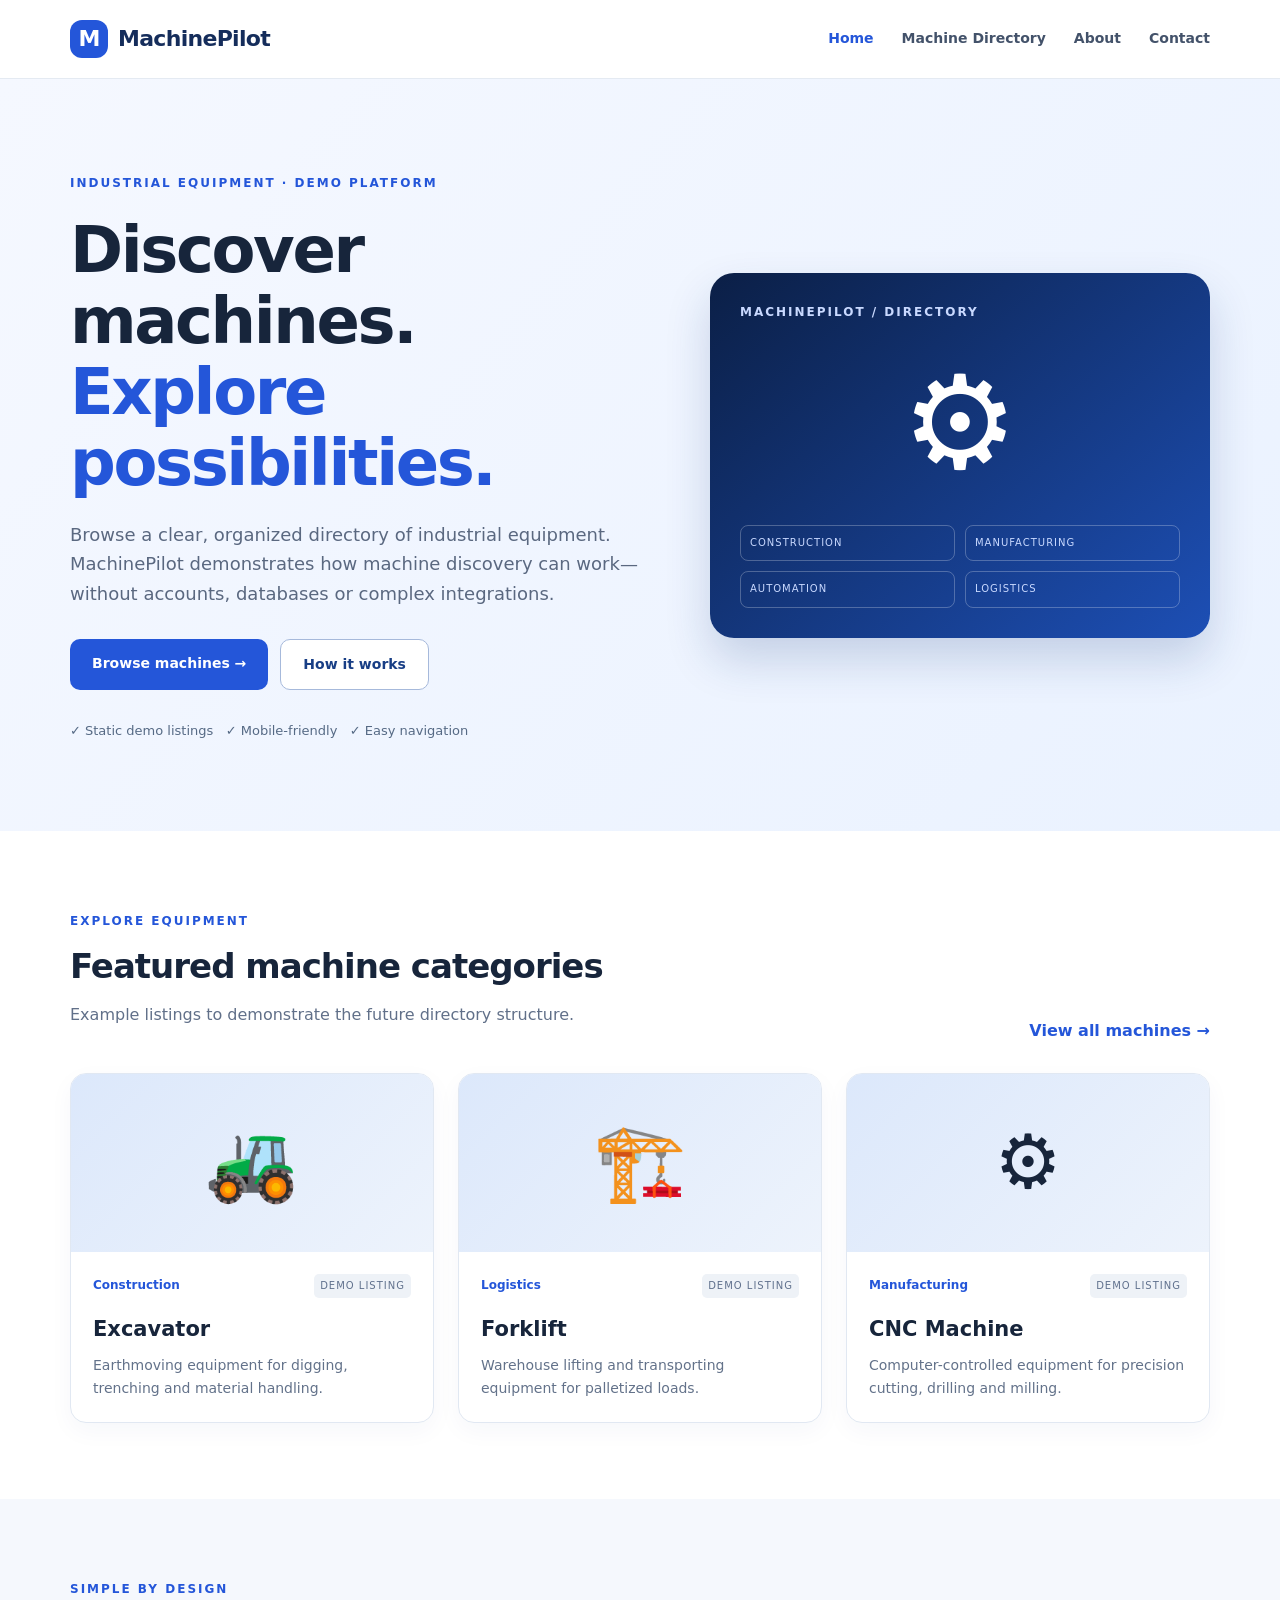
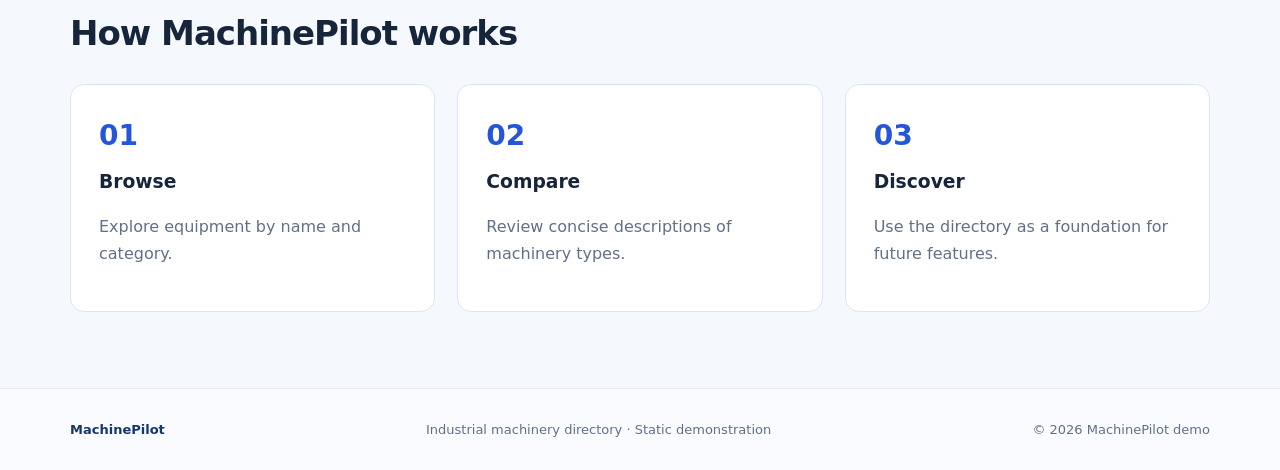
<file: index.html>
<!doctype html><html lang="en"><head><meta charset="utf-8"><meta name="viewport" content="width=device-width,initial-scale=1"><meta name="description" content="MachinePilot is a static demonstration of an industrial machinery directory."><title>Home | MachinePilot</title><link rel="stylesheet" href="styles.css"></head><body><a class="skip" href="#main">Skip to content</a><header class="site-header"><div class="wrap nav"><a class="brand" href="index.html"><span class="brand-mark">M</span> MachinePilot</a><button class="menu-button" aria-label="Toggle navigation" aria-expanded="false" aria-controls="nav-links">☰ Menu</button><nav id="nav-links" aria-label="Main navigation"><a href="index.html" aria-current="page">Home</a><a href="directory/" >Machine Directory</a><a href="about/" >About</a><a href="contact/" >Contact</a></nav></div></header><main id="main"><section class="hero"><div class="wrap hero-grid"><div><span class="eyebrow">INDUSTRIAL EQUIPMENT · DEMO PLATFORM</span><h1>Discover machines.<br><em>Explore possibilities.</em></h1><p>Browse a clear, organized directory of industrial equipment. MachinePilot demonstrates how machine discovery can work—without accounts, databases or complex integrations.</p><div class="actions"><a class="btn primary" href="directory/">Browse machines →</a><a class="btn secondary" href="about/">How it works</a></div><div class="hero-note">✓ Static demo listings &nbsp; ✓ Mobile-friendly &nbsp; ✓ Easy navigation</div></div><div class="hero-art"><div class="art-label">MACHINEPILOT / DIRECTORY</div><div class="art-icon">⚙</div><div class="art-grid"><span>CONSTRUCTION</span><span>MANUFACTURING</span><span>AUTOMATION</span><span>LOGISTICS</span></div></div></div></section><section class="section"><div class="wrap"><div class="section-head"><div><span class="eyebrow">EXPLORE EQUIPMENT</span><h2>Featured machine categories</h2><p>Example listings to demonstrate the future directory structure.</p></div><a class="text-link" href="directory/">View all machines →</a></div><div class="cards"><article class="machine-card"><div class="machine-visual" role="img" aria-label="Illustrative symbol for Excavator"><span>🚜</span></div><div class="machine-body"><div class="card-top"><span class="category">Construction</span><span class="demo">DEMO LISTING</span></div><h3>Excavator</h3><p>Earthmoving equipment for digging, trenching and material handling.</p></div></article><article class="machine-card"><div class="machine-visual" role="img" aria-label="Illustrative symbol for Forklift"><span>🏗️</span></div><div class="machine-body"><div class="card-top"><span class="category">Logistics</span><span class="demo">DEMO LISTING</span></div><h3>Forklift</h3><p>Warehouse lifting and transporting equipment for palletized loads.</p></div></article><article class="machine-card"><div class="machine-visual" role="img" aria-label="Illustrative symbol for CNC Machine"><span>⚙️</span></div><div class="machine-body"><div class="card-top"><span class="category">Manufacturing</span><span class="demo">DEMO LISTING</span></div><h3>CNC Machine</h3><p>Computer-controlled equipment for precision cutting, drilling and milling.</p></div></article></div></div></section><section class="section pale"><div class="wrap"><span class="eyebrow">SIMPLE BY DESIGN</span><h2>How MachinePilot works</h2><div class="steps"><div><b>01</b><h3>Browse</h3><p>Explore equipment by name and category.</p></div><div><b>02</b><h3>Compare</h3><p>Review concise descriptions of machinery types.</p></div><div><b>03</b><h3>Discover</h3><p>Use the directory as a foundation for future features.</p></div></div></div></section></main><footer><div class="wrap foot"><strong>MachinePilot</strong><span>Industrial machinery directory · Static demonstration</span><span>© 2026 MachinePilot demo</span></div></footer><script src="main.js" defer></script></body></html>
</file>
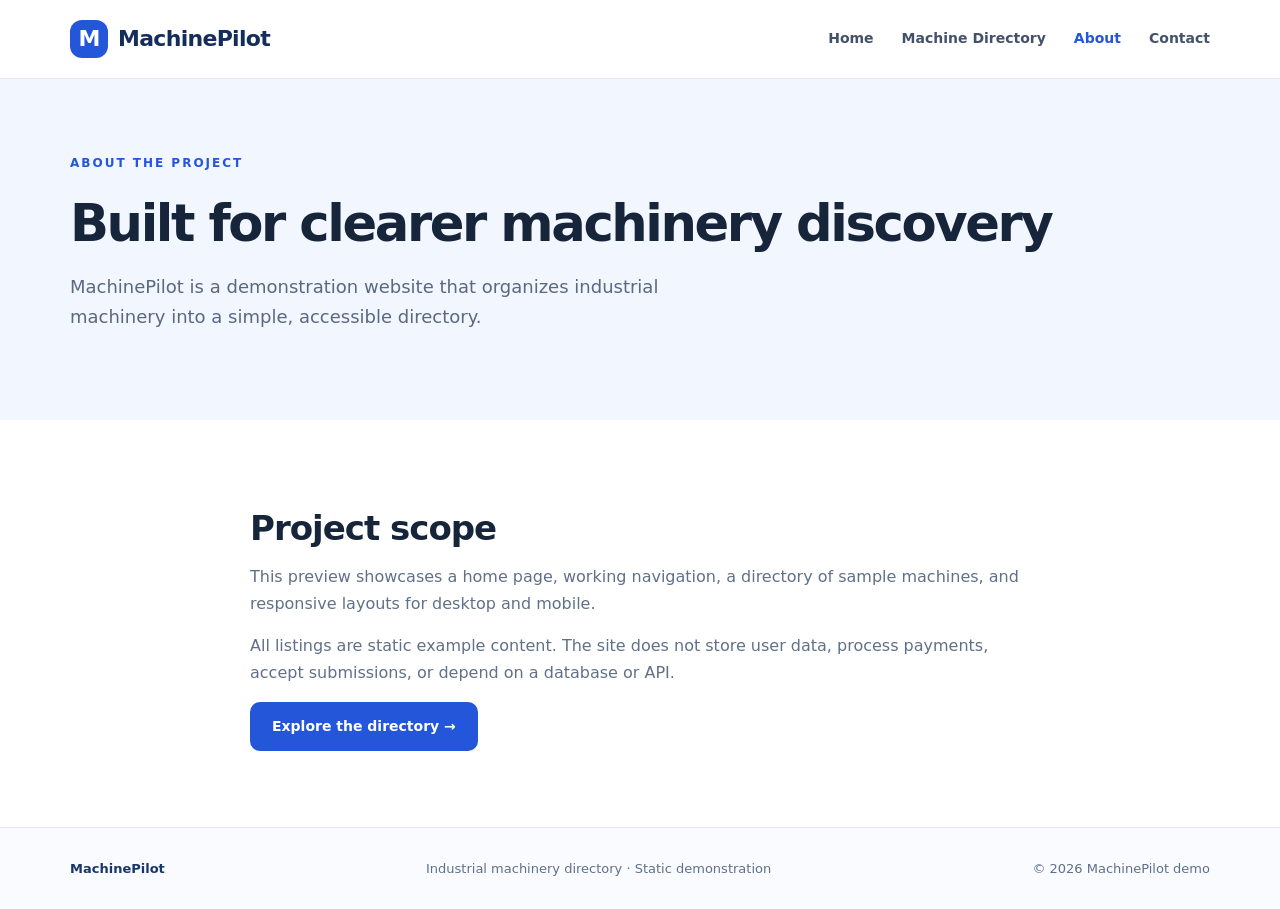
<file: about/index.html>
<!doctype html><html lang="en"><head><meta charset="utf-8"><meta name="viewport" content="width=device-width,initial-scale=1"><meta name="description" content="MachinePilot is a static demonstration of an industrial machinery directory."><title>About | MachinePilot</title><link rel="stylesheet" href="../styles.css"></head><body><a class="skip" href="#main">Skip to content</a><header class="site-header"><div class="wrap nav"><a class="brand" href="../index.html"><span class="brand-mark">M</span> MachinePilot</a><button class="menu-button" aria-label="Toggle navigation" aria-expanded="false" aria-controls="nav-links">☰ Menu</button><nav id="nav-links" aria-label="Main navigation"><a href="../index.html" >Home</a><a href="../directory/" >Machine Directory</a><a href="../about/" aria-current="page">About</a><a href="../contact/" >Contact</a></nav></div></header><main id="main"><section class="page-hero"><div class="wrap"><span class="eyebrow">ABOUT THE PROJECT</span><h1>Built for clearer machinery discovery</h1><p>MachinePilot is a demonstration website that organizes industrial machinery into a simple, accessible directory.</p></div></section><section class="section"><div class="wrap narrow"><h2>Project scope</h2><p>This preview showcases a home page, working navigation, a directory of sample machines, and responsive layouts for desktop and mobile.</p><p>All listings are static example content. The site does not store user data, process payments, accept submissions, or depend on a database or API.</p><a class="btn primary" href="../directory/">Explore the directory →</a></div></section></main><footer><div class="wrap foot"><strong>MachinePilot</strong><span>Industrial machinery directory · Static demonstration</span><span>© 2026 MachinePilot demo</span></div></footer><script src="../main.js" defer></script></body></html>
</file>
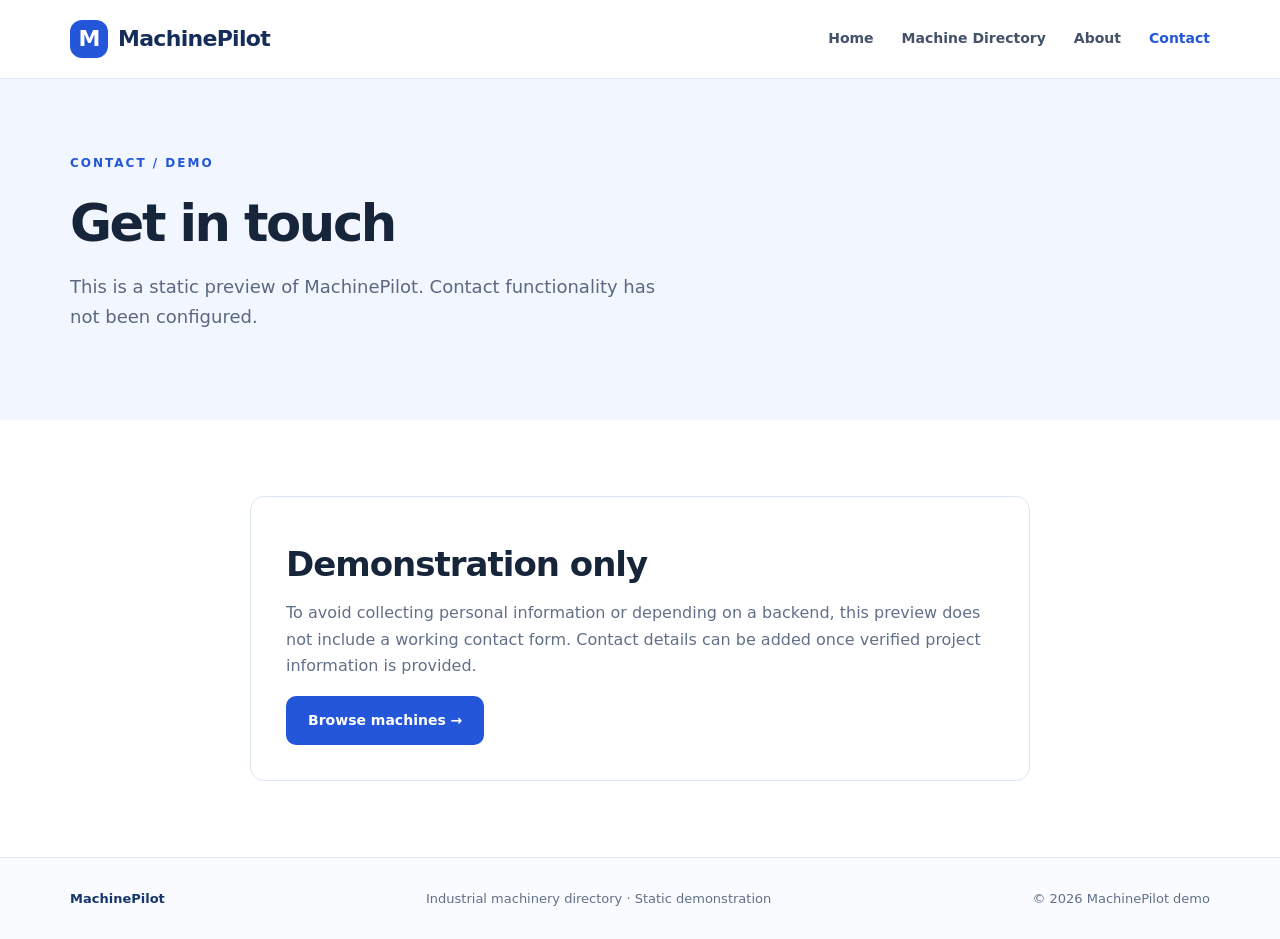
<file: contact/index.html>
<!doctype html><html lang="en"><head><meta charset="utf-8"><meta name="viewport" content="width=device-width,initial-scale=1"><meta name="description" content="MachinePilot is a static demonstration of an industrial machinery directory."><title>Contact | MachinePilot</title><link rel="stylesheet" href="../styles.css"></head><body><a class="skip" href="#main">Skip to content</a><header class="site-header"><div class="wrap nav"><a class="brand" href="../index.html"><span class="brand-mark">M</span> MachinePilot</a><button class="menu-button" aria-label="Toggle navigation" aria-expanded="false" aria-controls="nav-links">☰ Menu</button><nav id="nav-links" aria-label="Main navigation"><a href="../index.html" >Home</a><a href="../directory/" >Machine Directory</a><a href="../about/" >About</a><a href="../contact/" aria-current="page">Contact</a></nav></div></header><main id="main"><section class="page-hero"><div class="wrap"><span class="eyebrow">CONTACT / DEMO</span><h1>Get in touch</h1><p>This is a static preview of MachinePilot. Contact functionality has not been configured.</p></div></section><section class="section"><div class="wrap narrow"><div class="info-panel"><h2>Demonstration only</h2><p>To avoid collecting personal information or depending on a backend, this preview does not include a working contact form. Contact details can be added once verified project information is provided.</p><a class="btn primary" href="../directory/">Browse machines →</a></div></div></section></main><footer><div class="wrap foot"><strong>MachinePilot</strong><span>Industrial machinery directory · Static demonstration</span><span>© 2026 MachinePilot demo</span></div></footer><script src="../main.js" defer></script></body></html>
</file>
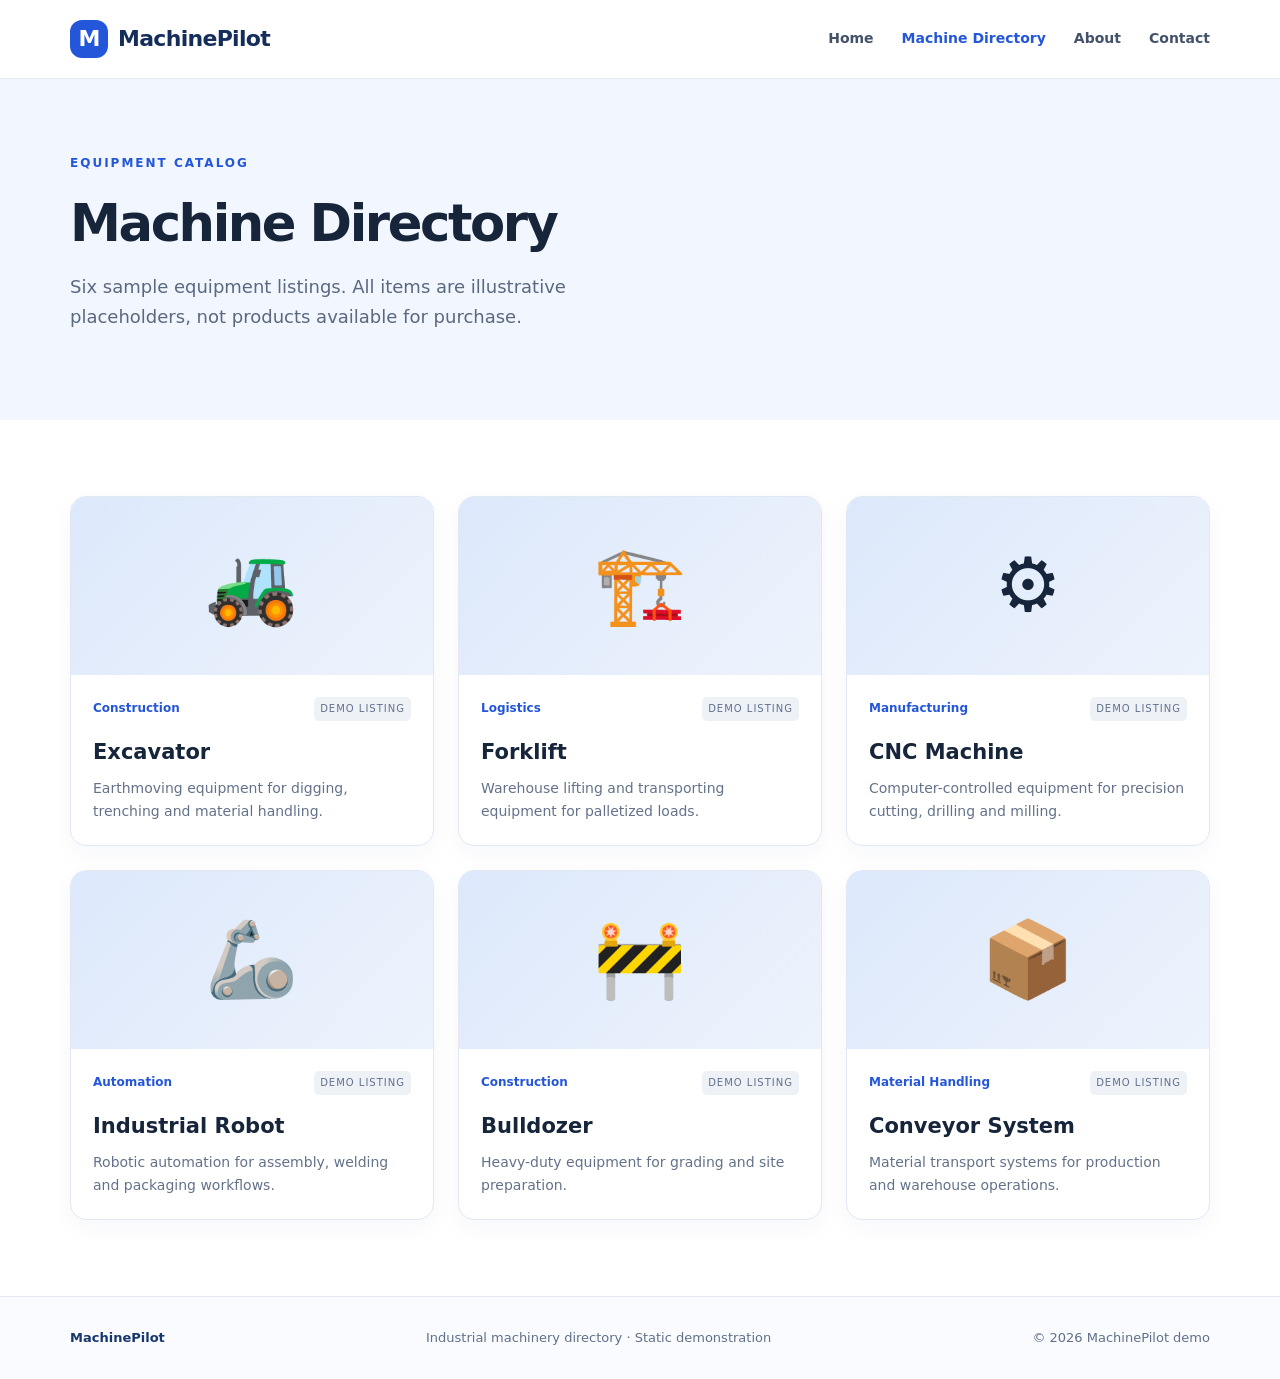
<file: directory/index.html>
<!doctype html><html lang="en"><head><meta charset="utf-8"><meta name="viewport" content="width=device-width,initial-scale=1"><meta name="description" content="MachinePilot is a static demonstration of an industrial machinery directory."><title>Machine Directory | MachinePilot</title><link rel="stylesheet" href="../styles.css"></head><body><a class="skip" href="#main">Skip to content</a><header class="site-header"><div class="wrap nav"><a class="brand" href="../index.html"><span class="brand-mark">M</span> MachinePilot</a><button class="menu-button" aria-label="Toggle navigation" aria-expanded="false" aria-controls="nav-links">☰ Menu</button><nav id="nav-links" aria-label="Main navigation"><a href="../index.html" >Home</a><a href="../directory/" aria-current="page">Machine Directory</a><a href="../about/" >About</a><a href="../contact/" >Contact</a></nav></div></header><main id="main"><section class="page-hero"><div class="wrap"><span class="eyebrow">EQUIPMENT CATALOG</span><h1>Machine Directory</h1><p>Six sample equipment listings. All items are illustrative placeholders, not products available for purchase.</p></div></section><section class="section"><div class="wrap"><div class="cards"><article class="machine-card"><div class="machine-visual" role="img" aria-label="Illustrative symbol for Excavator"><span>🚜</span></div><div class="machine-body"><div class="card-top"><span class="category">Construction</span><span class="demo">DEMO LISTING</span></div><h3>Excavator</h3><p>Earthmoving equipment for digging, trenching and material handling.</p></div></article><article class="machine-card"><div class="machine-visual" role="img" aria-label="Illustrative symbol for Forklift"><span>🏗️</span></div><div class="machine-body"><div class="card-top"><span class="category">Logistics</span><span class="demo">DEMO LISTING</span></div><h3>Forklift</h3><p>Warehouse lifting and transporting equipment for palletized loads.</p></div></article><article class="machine-card"><div class="machine-visual" role="img" aria-label="Illustrative symbol for CNC Machine"><span>⚙️</span></div><div class="machine-body"><div class="card-top"><span class="category">Manufacturing</span><span class="demo">DEMO LISTING</span></div><h3>CNC Machine</h3><p>Computer-controlled equipment for precision cutting, drilling and milling.</p></div></article><article class="machine-card"><div class="machine-visual" role="img" aria-label="Illustrative symbol for Industrial Robot"><span>🦾</span></div><div class="machine-body"><div class="card-top"><span class="category">Automation</span><span class="demo">DEMO LISTING</span></div><h3>Industrial Robot</h3><p>Robotic automation for assembly, welding and packaging workflows.</p></div></article><article class="machine-card"><div class="machine-visual" role="img" aria-label="Illustrative symbol for Bulldozer"><span>🚧</span></div><div class="machine-body"><div class="card-top"><span class="category">Construction</span><span class="demo">DEMO LISTING</span></div><h3>Bulldozer</h3><p>Heavy-duty equipment for grading and site preparation.</p></div></article><article class="machine-card"><div class="machine-visual" role="img" aria-label="Illustrative symbol for Conveyor System"><span>📦</span></div><div class="machine-body"><div class="card-top"><span class="category">Material Handling</span><span class="demo">DEMO LISTING</span></div><h3>Conveyor System</h3><p>Material transport systems for production and warehouse operations.</p></div></article></div></div></section></main><footer><div class="wrap foot"><strong>MachinePilot</strong><span>Industrial machinery directory · Static demonstration</span><span>© 2026 MachinePilot demo</span></div></footer><script src="../main.js" defer></script></body></html>
</file>
<file: styles.css>
*{box-sizing:border-box}html{scroll-behavior:smooth}body{margin:0;font:16px/1.65 system-ui,-apple-system,Segoe UI,sans-serif;color:#17253b;background:#fff}a{color:inherit}.wrap{width:min(1140px,calc(100% - 40px));margin:auto}.site-header{background:#fff;border-bottom:1px solid #e4eaf2;position:sticky;top:0;z-index:10}.nav{min-height:78px;display:flex;align-items:center;justify-content:space-between;gap:25px}.brand{font-size:22px;font-weight:850;letter-spacing:-.7px;text-decoration:none;color:#152d5b;display:flex;align-items:center;gap:10px}.brand-mark{display:inline-grid;place-items:center;width:38px;height:38px;background:#2456d9;border-radius:12px;color:#fff}.nav nav{display:flex;gap:28px;align-items:center}.nav nav a{text-decoration:none;font-weight:650;font-size:14px;color:#43526a}.nav nav a:hover,.nav nav a[aria-current]{color:#2456d9}.menu-button{display:none;border:1px solid #ccd8e9;background:#fff;border-radius:9px;padding:9px 12px;font-weight:700}.skip{position:absolute;left:-9999px}.skip:focus{left:10px;top:10px;background:white;padding:10px;z-index:20}.hero{background:linear-gradient(130deg,#f5f8ff 0%,#eaf2ff 100%);padding:90px 0}.hero-grid{display:grid;grid-template-columns:1.15fr 1fr;gap:65px;align-items:center}.eyebrow{color:#2456d9;letter-spacing:2px;font-size:12px;font-weight:800}.hero h1,.page-hero h1{font-size:clamp(38px,5vw,64px);line-height:1.11;letter-spacing:-2.4px;margin:20px 0}.hero h1 em{color:#2456d9;font-style:normal}.hero p,.page-hero p{font-size:18px;max-width:600px;color:#5a6880}.actions{display:flex;gap:12px;flex-wrap:wrap;margin:30px 0}.btn{display:inline-block;text-decoration:none;padding:13px 22px;border-radius:10px;font-weight:750;font-size:14px}.primary{background:#2456d9;color:white}.primary:hover{background:#143ba9}.secondary{border:1px solid #a6b9db;background:white;color:#183e85}.hero-note{font-size:13px;color:#566a85}.hero-art{background:linear-gradient(140deg,#0b1f46,#1d4fb5);min-height:365px;border-radius:24px;padding:30px;color:#c9d9ff;box-shadow:0 22px 45px #163c7c30;display:flex;flex-direction:column;justify-content:space-between}.art-label{font-size:12px;letter-spacing:2px;font-weight:800}.art-icon{font-size:130px;line-height:1;text-align:center;color:#fff}.art-grid{display:grid;grid-template-columns:1fr 1fr;gap:10px}.art-grid span{padding:9px;border:1px solid #ffffff40;border-radius:8px;font-size:10px;letter-spacing:1px}.section{padding:76px 0}.section-head{display:flex;align-items:end;justify-content:space-between;gap:20px;margin-bottom:28px}.section h2{font-size:34px;line-height:1.2;letter-spacing:-1px;margin:12px 0}.section-head p{color:#617089}.text-link{color:#2456d9;font-weight:700;text-decoration:none;white-space:nowrap}.cards{display:grid;grid-template-columns:repeat(3,minmax(0,1fr));gap:24px}.machine-card{border:1px solid #e1e8f2;border-radius:16px;overflow:hidden;background:#fff;box-shadow:0 8px 25px #183d7d0a}.machine-visual{height:178px;background:linear-gradient(135deg,#dce8fb,#edf3fc);display:grid;place-items:center}.machine-visual span{font-size:75px}.machine-body{padding:22px}.card-top{display:flex;justify-content:space-between;gap:8px;align-items:center;flex-wrap:wrap}.category{color:#2456d9;font-size:12px;font-weight:750}.demo{font-size:10px;letter-spacing:1px;color:#60718d;background:#eef2f7;border-radius:5px;padding:4px 6px}.machine-body h3{margin:14px 0 7px;font-size:21px}.machine-body p{color:#63728a;font-size:14px;margin:0}.pale{background:#f5f8fd}.steps{display:grid;grid-template-columns:repeat(3,1fr);gap:22px;margin-top:30px}.steps>div,.info-panel{border:1px solid #dce5f2;background:#fff;border-radius:14px;padding:28px}.steps b{color:#2456d9;font-size:28px}.steps h3{margin:8px 0}.steps p,.narrow p{color:#617089}.page-hero{padding:70px 0;background:#f1f6ff}.page-hero h1{font-size:clamp(35px,4vw,54px)}.narrow{max-width:780px}.info-panel{padding:35px}footer{border-top:1px solid #e3eaf3;background:#f9fbff;padding:30px 0;color:#617089;font-size:13px}.foot{display:flex;justify-content:space-between;gap:15px;flex-wrap:wrap}.foot strong{color:#17366c}@media(max-width:800px){.hero-grid{grid-template-columns:1fr;gap:30px}.hero{padding:60px 0}.cards{grid-template-columns:repeat(2,minmax(0,1fr))}.steps{grid-template-columns:1fr}.menu-button{display:block}.nav{flex-wrap:wrap;padding:14px 0;min-height:70px}.nav nav{display:none;flex-basis:100%;flex-direction:column;align-items:stretch;gap:0;padding-bottom:12px}.nav nav.open{display:flex}.nav nav a{padding:12px 4px;border-top:1px solid #e9edf5}}@media(max-width:540px){.wrap{width:min(100% - 28px,1140px)}.cards{grid-template-columns:1fr}.hero-art{min-height:260px}.art-icon{font-size:95px}.section{padding:50px 0}.section-head{display:block}.hero h1{letter-spacing:-1.5px}.page-hero{padding:48px 0}.foot{flex-direction:column}}
</file>
